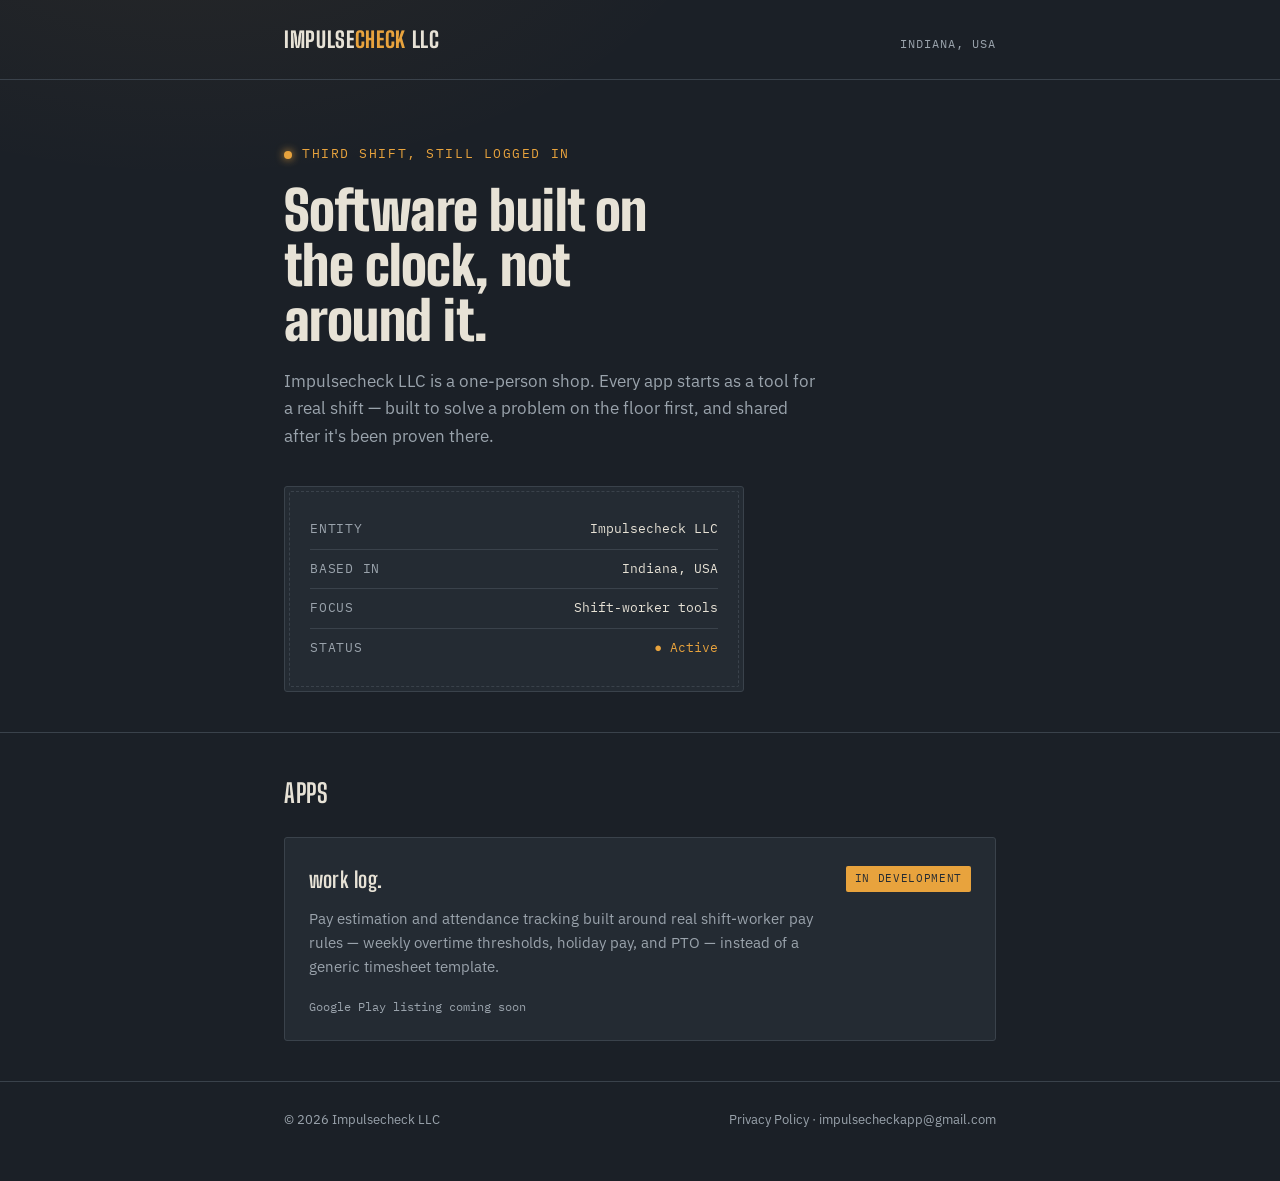
<file: index.html>
<!DOCTYPE html>
<html lang="en">
<head>
<meta charset="UTF-8">
<meta name="viewport" content="width=device-width, initial-scale=1">
<title>Impulsecheck LLC</title>
<meta name="description" content="Impulsecheck LLC builds small, practical software for shift workers — starting with work log., a pay estimation and attendance tracking app.">

<!--
  GOOGLE SEARCH CONSOLE VERIFICATION
  Paste the meta tag Search Console gives you right here, e.g.:
  <meta name="google-site-verification" content="PASTE_CODE_HERE" />
-->

<link rel="stylesheet" href="style.css">
</head>
<body>

<header class="site">
  <div class="wrap">
    <div class="wordmark">Impulse<span>check</span> LLC</div>
    <div class="header-tag">Indiana, USA</div>
  </div>
</header>

<main>
  <section class="hero">
    <div class="wrap">
      <div class="eyebrow">Third shift, still logged in</div>
      <h1>Software built on the clock, not around it.</h1>
      <p class="lede">
        Impulsecheck LLC is a one-person shop. Every app starts as a tool
        for a real shift — built to solve a problem on the floor first,
        and shared after it's been proven there.
      </p>

      <div class="tag-panel">
        <div class="tag-inner">
          <div class="tag-row">
            <span class="tag-label">Entity</span>
            <span class="tag-value">Impulsecheck LLC</span>
          </div>
          <div class="tag-row">
            <span class="tag-label">Based in</span>
            <span class="tag-value">Indiana, USA</span>
          </div>
          <div class="tag-row">
            <span class="tag-label">Focus</span>
            <span class="tag-value">Shift-worker tools</span>
          </div>
          <div class="tag-row">
            <span class="tag-label">Status</span>
            <span class="tag-value on">● Active</span>
          </div>
        </div>
      </div>
    </div>
  </section>

  <section class="section" id="apps">
    <div class="wrap">
      <h2>Apps</h2>

      <div class="app-card">
        <div class="app-card-top">
          <div class="app-name">work log.</div>
          <div class="badge">In development</div>
        </div>
        <p class="app-desc">
          Pay estimation and attendance tracking built around real
          shift-worker pay rules — weekly overtime thresholds, holiday
          pay, and PTO — instead of a generic timesheet template.
        </p>
        <div class="app-meta">Google Play listing coming soon</div>
      </div>
    </div>
  </section>
</main>

<footer class="site">
  <div class="wrap">
    <span>© 2026 Impulsecheck LLC</span>
    <span>
      <a href="privacy.html">Privacy Policy</a> ·
      <a href="mailto:contact@impulsecheck.com">impulsecheckapp@gmail.com</a>
    </span>
  </div>
</footer>

</body>
</html>
</file>
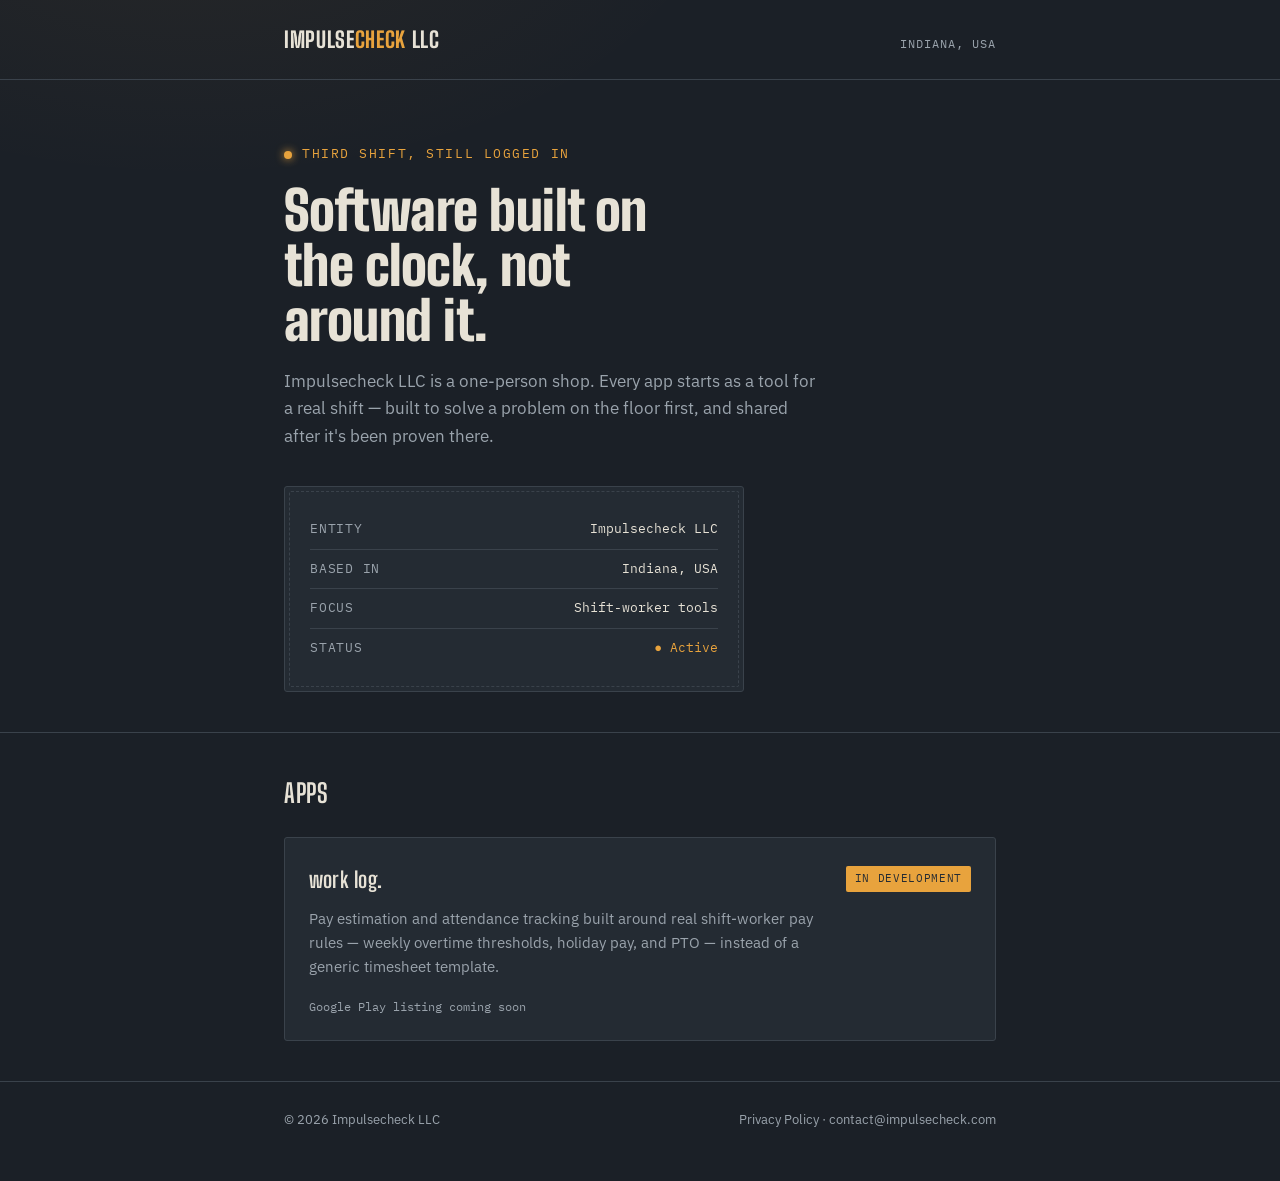
<file: index new.html>
<!DOCTYPE html>
<html lang="en">
<head>
<meta charset="UTF-8">
<meta name="viewport" content="width=device-width, initial-scale=1">
<title>Impulsecheck LLC</title>
<meta name="description" content="Impulsecheck LLC builds small, practical software for shift workers — starting with work log., a pay estimation and attendance tracking app.">

<!--
  GOOGLE SEARCH CONSOLE VERIFICATION
  Paste the meta tag Search Console gives you right here, e.g.:
  <meta name="google-site-verification" content="PASTE_CODE_HERE" />
-->

<link rel="stylesheet" href="style.css">
</head>
<body>

<header class="site">
  <div class="wrap">
    <div class="wordmark">Impulse<span>check</span> LLC</div>
    <div class="header-tag">Indiana, USA</div>
  </div>
</header>

<main>
  <section class="hero">
    <div class="wrap">
      <div class="eyebrow">Third shift, still logged in</div>
      <h1>Software built on the clock, not around it.</h1>
      <p class="lede">
        Impulsecheck LLC is a one-person shop. Every app starts as a tool
        for a real shift — built to solve a problem on the floor first,
        and shared after it's been proven there.
      </p>

      <div class="tag-panel">
        <div class="tag-inner">
          <div class="tag-row">
            <span class="tag-label">Entity</span>
            <span class="tag-value">Impulsecheck LLC</span>
          </div>
          <div class="tag-row">
            <span class="tag-label">Based in</span>
            <span class="tag-value">Indiana, USA</span>
          </div>
          <div class="tag-row">
            <span class="tag-label">Focus</span>
            <span class="tag-value">Shift-worker tools</span>
          </div>
          <div class="tag-row">
            <span class="tag-label">Status</span>
            <span class="tag-value on">● Active</span>
          </div>
        </div>
      </div>
    </div>
  </section>

  <section class="section" id="apps">
    <div class="wrap">
      <h2>Apps</h2>

      <div class="app-card">
        <div class="app-card-top">
          <div class="app-name">work log.</div>
          <div class="badge">In development</div>
        </div>
        <p class="app-desc">
          Pay estimation and attendance tracking built around real
          shift-worker pay rules — weekly overtime thresholds, holiday
          pay, and PTO — instead of a generic timesheet template.
        </p>
        <div class="app-meta">Google Play listing coming soon</div>
      </div>
    </div>
  </section>
</main>

<footer class="site">
  <div class="wrap">
    <span>© 2026 Impulsecheck LLC</span>
    <span>
      <a href="privacy.html">Privacy Policy</a> ·
      <a href="mailto:contact@impulsecheck.com">contact@impulsecheck.com</a>
    </span>
  </div>
</footer>

</body>
</html>
</file>
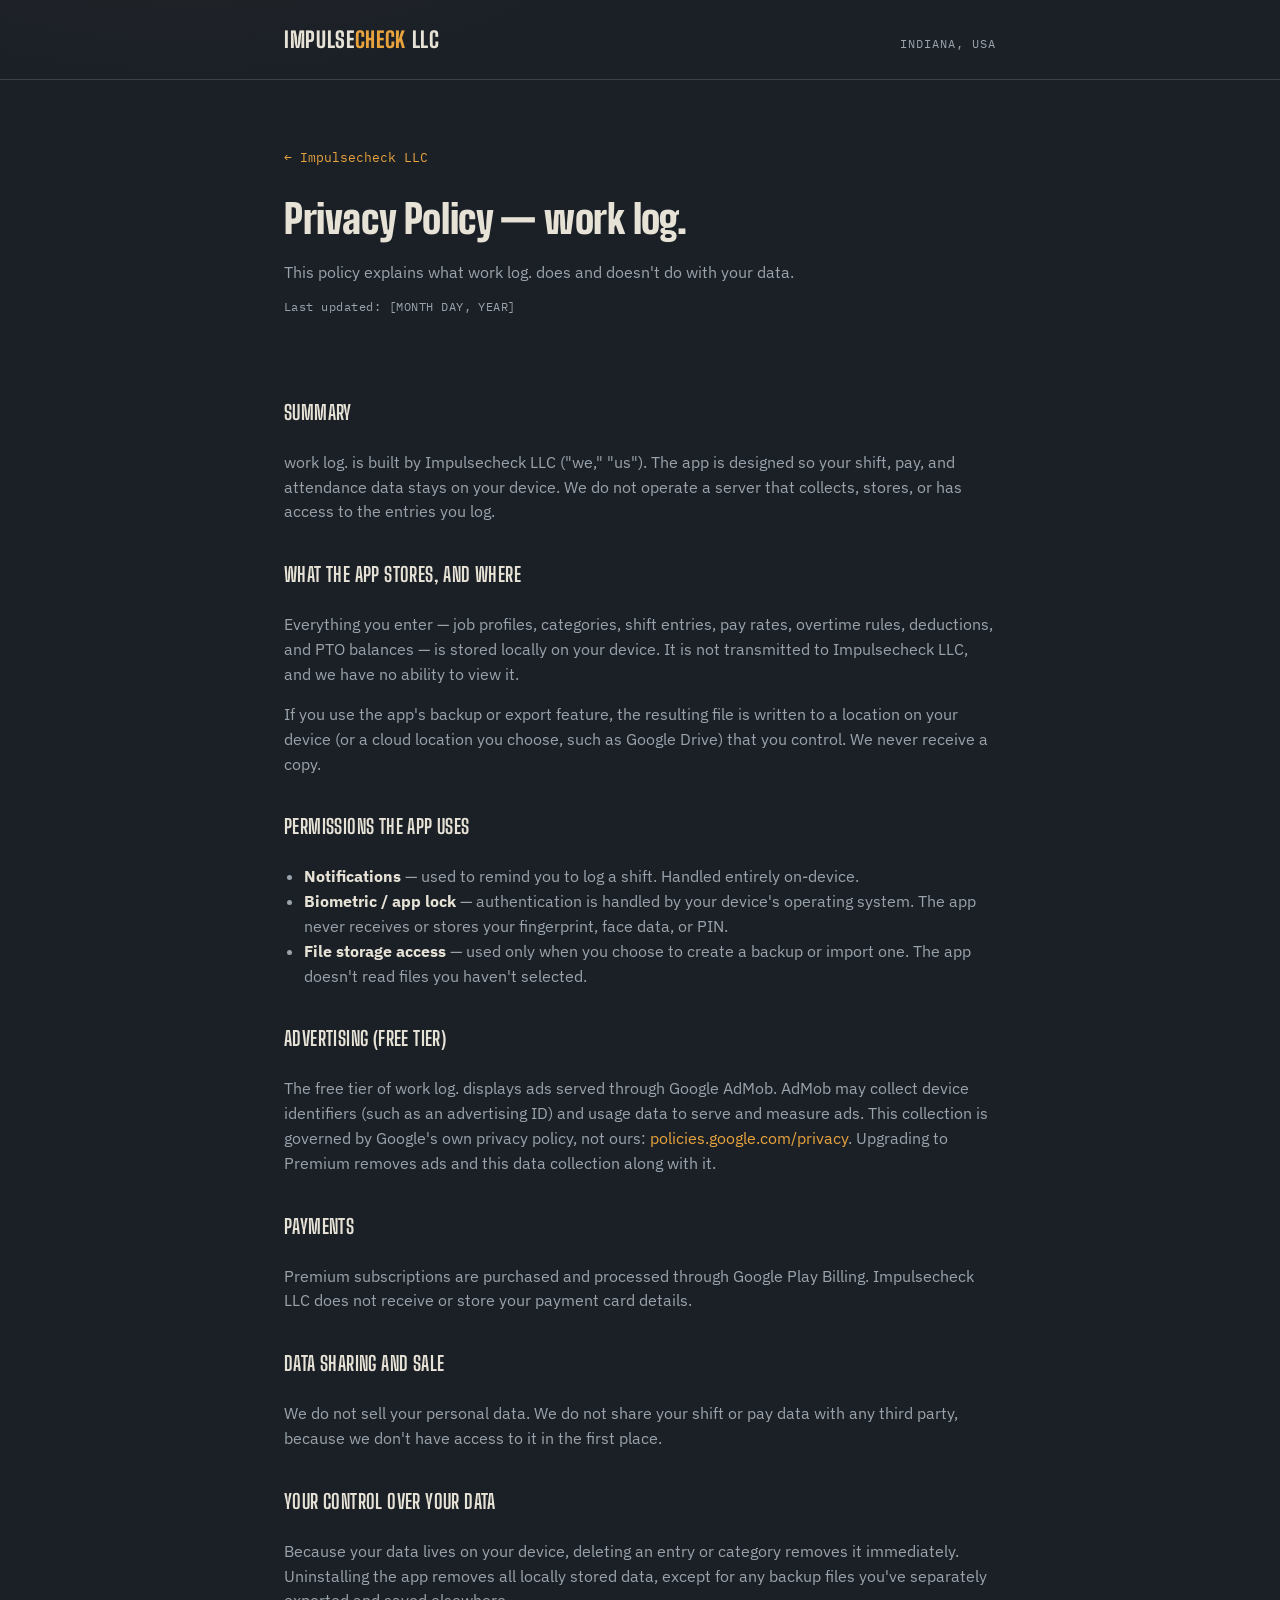
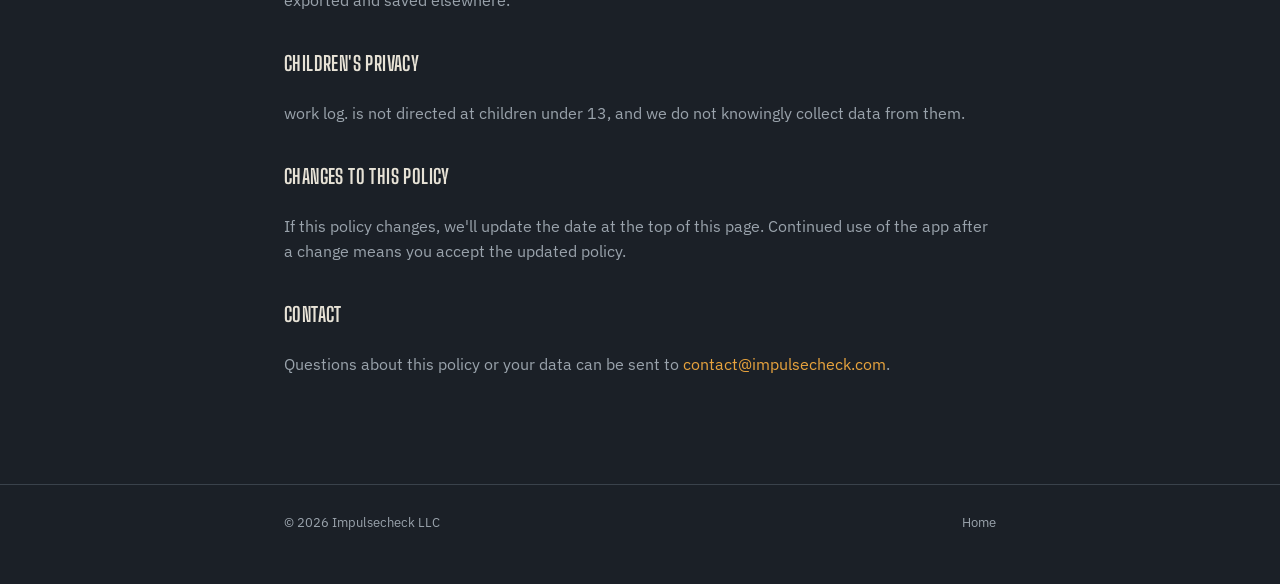
<file: privacy new.html>
<!DOCTYPE html>
<html lang="en">
<head>
<meta charset="UTF-8">
<meta name="viewport" content="width=device-width, initial-scale=1">
<title>Privacy Policy — work log. | Impulsecheck LLC</title>
<meta name="description" content="Privacy policy for work log., an app by Impulsecheck LLC.">
<link rel="stylesheet" href="style.css">
</head>
<body>

<header class="site">
  <div class="wrap">
    <div class="wordmark">Impulse<span>check</span> LLC</div>
    <div class="header-tag">Indiana, USA</div>
  </div>
</header>

<main class="policy">
  <section class="hero" style="padding-bottom: 0;">
    <div class="wrap">
      <a class="back-link" href="index.html">← Impulsecheck LLC</a>
      <h1>Privacy Policy — work log.</h1>
      <p class="lede">This policy explains what work log. does and doesn't do with your data.</p>
      <p class="updated">Last updated: [MONTH DAY, YEAR]</p>
    </div>
  </section>

  <section class="section" style="border-top: none;">
    <div class="wrap">

      <section>
        <h2>Summary</h2>
        <p>
          work log. is built by Impulsecheck LLC ("we," "us"). The app is
          designed so your shift, pay, and attendance data stays on your
          device. We do not operate a server that collects, stores, or has
          access to the entries you log.
        </p>
      </section>

      <section>
        <h2>What the app stores, and where</h2>
        <p>
          Everything you enter — job profiles, categories, shift entries,
          pay rates, overtime rules, deductions, and PTO balances — is
          stored locally on your device. It is not transmitted to
          Impulsecheck LLC, and we have no ability to view it.
        </p>
        <p>
          If you use the app's backup or export feature, the resulting
          file is written to a location on your device (or a cloud
          location you choose, such as Google Drive) that you control. We
          never receive a copy.
        </p>
      </section>

      <section>
        <h2>Permissions the app uses</h2>
        <ul>
          <li><strong>Notifications</strong> — used to remind you to log a shift. Handled entirely on-device.</li>
          <li><strong>Biometric / app lock</strong> — authentication is handled by your device's operating system. The app never receives or stores your fingerprint, face data, or PIN.</li>
          <li><strong>File storage access</strong> — used only when you choose to create a backup or import one. The app doesn't read files you haven't selected.</li>
        </ul>
      </section>

      <section>
        <h2>Advertising (free tier)</h2>
        <p>
          The free tier of work log. displays ads served through Google
          AdMob. AdMob may collect device identifiers (such as an
          advertising ID) and usage data to serve and measure ads. This
          collection is governed by Google's own privacy policy, not
          ours: <a href="https://policies.google.com/privacy" target="_blank" rel="noopener">policies.google.com/privacy</a>.
          Upgrading to Premium removes ads and this data collection along
          with it.
        </p>
      </section>

      <section>
        <h2>Payments</h2>
        <p>
          Premium subscriptions are purchased and processed through
          Google Play Billing. Impulsecheck LLC does not receive or store
          your payment card details.
        </p>
      </section>

      <section>
        <h2>Data sharing and sale</h2>
        <p>
          We do not sell your personal data. We do not share your shift
          or pay data with any third party, because we don't have access
          to it in the first place.
        </p>
      </section>

      <section>
        <h2>Your control over your data</h2>
        <p>
          Because your data lives on your device, deleting an entry or
          category removes it immediately. Uninstalling the app removes
          all locally stored data, except for any backup files you've
          separately exported and saved elsewhere.
        </p>
      </section>

      <section>
        <h2>Children's privacy</h2>
        <p>
          work log. is not directed at children under 13, and we do not
          knowingly collect data from them.
        </p>
      </section>

      <section>
        <h2>Changes to this policy</h2>
        <p>
          If this policy changes, we'll update the date at the top of
          this page. Continued use of the app after a change means you
          accept the updated policy.
        </p>
      </section>

      <section>
        <h2>Contact</h2>
        <p>
          Questions about this policy or your data can be sent to
          <a href="mailto:contact@impulsecheck.com">contact@impulsecheck.com</a>.
        </p>
      </section>

    </div>
  </section>
</main>

<footer class="site">
  <div class="wrap">
    <span>© 2026 Impulsecheck LLC</span>
    <span><a href="index.html">Home</a></span>
  </div>
</footer>

</body>
</html>
</file>
<file: style.css>
/* Impulsecheck LLC — shared styles
   Direction: night-shift industrial. Steel graphite, not pure black —
   amber signal-light accent. Work-order tag motifs where they carry
   real information (labeled fields), never as pure decoration. */

@import url('https://fonts.googleapis.com/css2?family=Big+Shoulders+Display:wght@600;700;900&family=IBM+Plex+Sans:wght@400;500;600&family=IBM+Plex+Mono:wght@400;500&display=swap');

:root {
  --bg: #1B2027;
  --panel: #242B33;
  --panel-2: #2B333C;
  --accent: #E8A33D;
  --accent-dim: #B87F2A;
  --text: #E7E2D6;
  --text-dim: #9AA3AC;
  --line: #3A424B;
  --radius: 3px;
}

* { box-sizing: border-box; }

html { scroll-behavior: smooth; }

body {
  margin: 0;
  background: var(--bg);
  background-image:
    radial-gradient(ellipse 900px 500px at 15% -10%, rgba(232,163,61,0.06), transparent 60%);
  color: var(--text);
  font-family: 'IBM Plex Sans', system-ui, sans-serif;
  line-height: 1.6;
  -webkit-font-smoothing: antialiased;
}

a { color: var(--accent); text-decoration: none; }
a:hover { color: #f2b95c; }

a:focus-visible,
button:focus-visible {
  outline: 2px solid var(--accent);
  outline-offset: 3px;
}

.wrap {
  max-width: 760px;
  margin: 0 auto;
  padding: 0 24px;
}

/* Header */
header.site {
  border-bottom: 1px solid var(--line);
  padding: 22px 0;
}
header.site .wrap {
  display: flex;
  align-items: baseline;
  justify-content: space-between;
  gap: 16px;
  flex-wrap: wrap;
}
.wordmark {
  font-family: 'Big Shoulders Display', sans-serif;
  font-weight: 800;
  font-size: 22px;
  letter-spacing: 0.03em;
  text-transform: uppercase;
  color: var(--text);
}
.wordmark span { color: var(--accent); }
.header-tag {
  font-family: 'IBM Plex Mono', monospace;
  font-size: 12px;
  letter-spacing: 0.08em;
  text-transform: uppercase;
  color: var(--text-dim);
}

/* Hero */
.hero {
  padding: 64px 0 40px;
}
.eyebrow {
  font-family: 'IBM Plex Mono', monospace;
  font-size: 13px;
  letter-spacing: 0.12em;
  text-transform: uppercase;
  color: var(--accent);
  display: flex;
  align-items: center;
  gap: 10px;
  margin-bottom: 18px;
}
.eyebrow::before {
  content: '';
  width: 8px;
  height: 8px;
  border-radius: 50%;
  background: var(--accent);
  box-shadow: 0 0 8px var(--accent);
  flex: none;
}
h1 {
  font-family: 'Big Shoulders Display', sans-serif;
  font-weight: 900;
  font-size: clamp(34px, 6vw, 54px);
  line-height: 1.02;
  letter-spacing: -0.01em;
  margin: 0 0 20px;
  max-width: 14ch;
}
.lede {
  font-size: 17px;
  color: var(--text-dim);
  max-width: 54ch;
  margin: 0 0 36px;
}

/* Tag panel — mimics a real equipment/work-order tag: labeled fields
   carrying actual info about the shop, not decoration. */
.tag-panel {
  background: var(--panel);
  border: 1px solid var(--line);
  border-radius: var(--radius);
  padding: 4px;
  max-width: 460px;
}
.tag-panel .tag-inner {
  border: 1px dashed var(--line);
  border-radius: 2px;
  padding: 18px 20px;
}
.tag-row {
  display: flex;
  justify-content: space-between;
  gap: 12px;
  padding: 9px 0;
  border-bottom: 1px solid var(--line);
  font-family: 'IBM Plex Mono', monospace;
  font-size: 13px;
}
.tag-row:last-child { border-bottom: none; }
.tag-label {
  color: var(--text-dim);
  letter-spacing: 0.06em;
  text-transform: uppercase;
}
.tag-value { color: var(--text); text-align: right; }
.tag-value.on { color: var(--accent); }

/* Section headings */
.section {
  padding: 40px 0;
  border-top: 1px solid var(--line);
}
h2 {
  font-family: 'Big Shoulders Display', sans-serif;
  font-weight: 700;
  font-size: 26px;
  text-transform: uppercase;
  letter-spacing: 0.02em;
  margin: 0 0 22px;
}

/* App card */
.app-card {
  background: var(--panel);
  border: 1px solid var(--line);
  border-radius: var(--radius);
  padding: 24px;
  transition: border-color 0.15s ease;
}
.app-card:hover { border-color: var(--accent-dim); }
.app-card-top {
  display: flex;
  align-items: center;
  justify-content: space-between;
  gap: 12px;
  flex-wrap: wrap;
  margin-bottom: 10px;
}
.app-name {
  font-family: 'Big Shoulders Display', sans-serif;
  font-weight: 700;
  font-size: 22px;
  letter-spacing: 0.01em;
}
.badge {
  font-family: 'IBM Plex Mono', monospace;
  font-size: 11px;
  letter-spacing: 0.06em;
  text-transform: uppercase;
  color: var(--panel);
  background: var(--accent);
  padding: 4px 9px;
  border-radius: 2px;
  white-space: nowrap;
}
.app-desc {
  color: var(--text-dim);
  font-size: 15px;
  margin: 0 0 18px;
  max-width: 56ch;
}
.app-meta {
  font-family: 'IBM Plex Mono', monospace;
  font-size: 12px;
  color: var(--text-dim);
}

/* Footer */
footer.site {
  border-top: 1px solid var(--line);
  padding: 28px 0 50px;
  font-size: 13px;
  color: var(--text-dim);
}
footer.site .wrap {
  display: flex;
  justify-content: space-between;
  gap: 16px;
  flex-wrap: wrap;
}
footer.site a { color: var(--text-dim); }
footer.site a:hover { color: var(--accent); }

/* Policy page */
.policy h1 { max-width: none; font-size: clamp(28px, 5vw, 40px); }
.policy .lede { margin-bottom: 8px; }
.policy .updated {
  font-family: 'IBM Plex Mono', monospace;
  font-size: 12px;
  color: var(--text-dim);
  letter-spacing: 0.04em;
  margin-bottom: 40px;
}
.policy h2 {
  font-size: 20px;
  margin-top: 0;
}
.policy p, .policy li {
  color: var(--text-dim);
  font-size: 15.5px;
}
.policy strong { color: var(--text); }
.policy ul { padding-left: 20px; }
.policy section { margin-bottom: 34px; }
.back-link {
  font-family: 'IBM Plex Mono', monospace;
  font-size: 13px;
  display: inline-block;
  margin-bottom: 30px;
}

@media (prefers-reduced-motion: reduce) {
  html { scroll-behavior: auto; }
  * { transition: none !important; }
}
</file>
